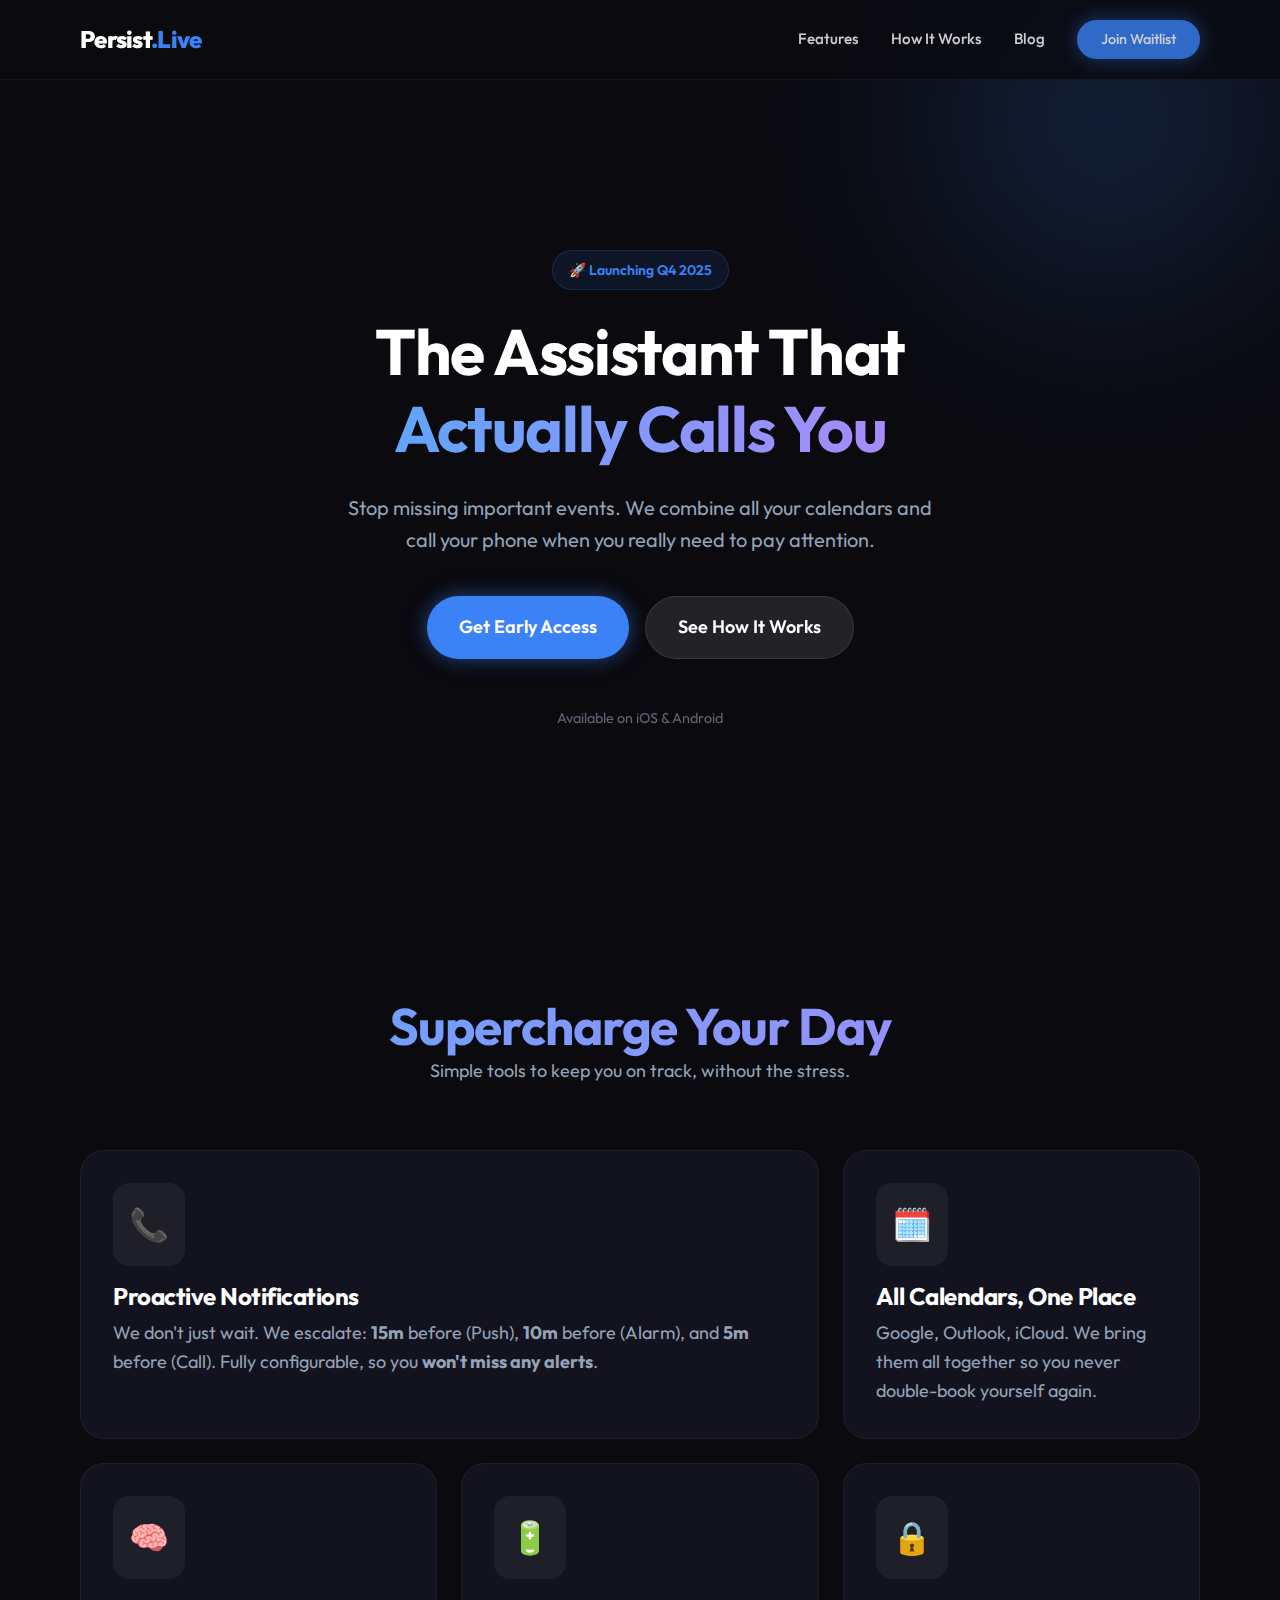
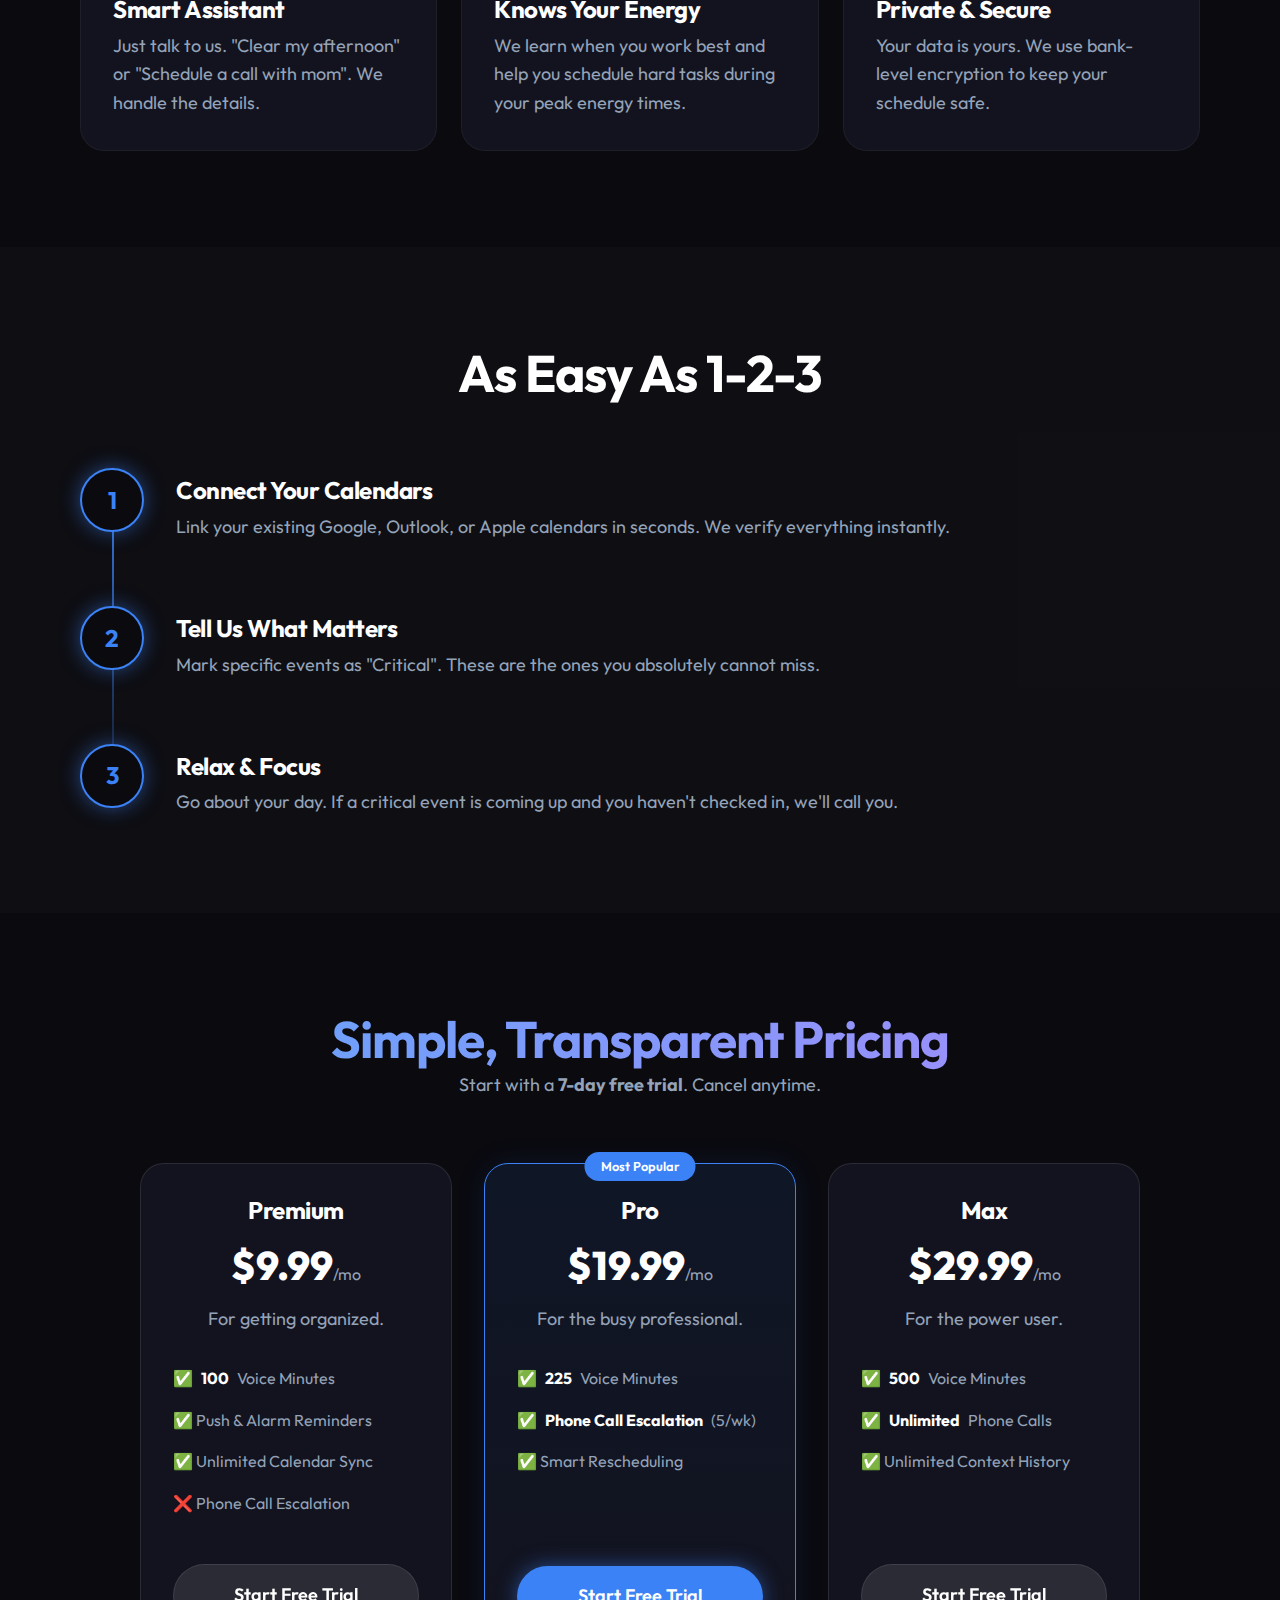
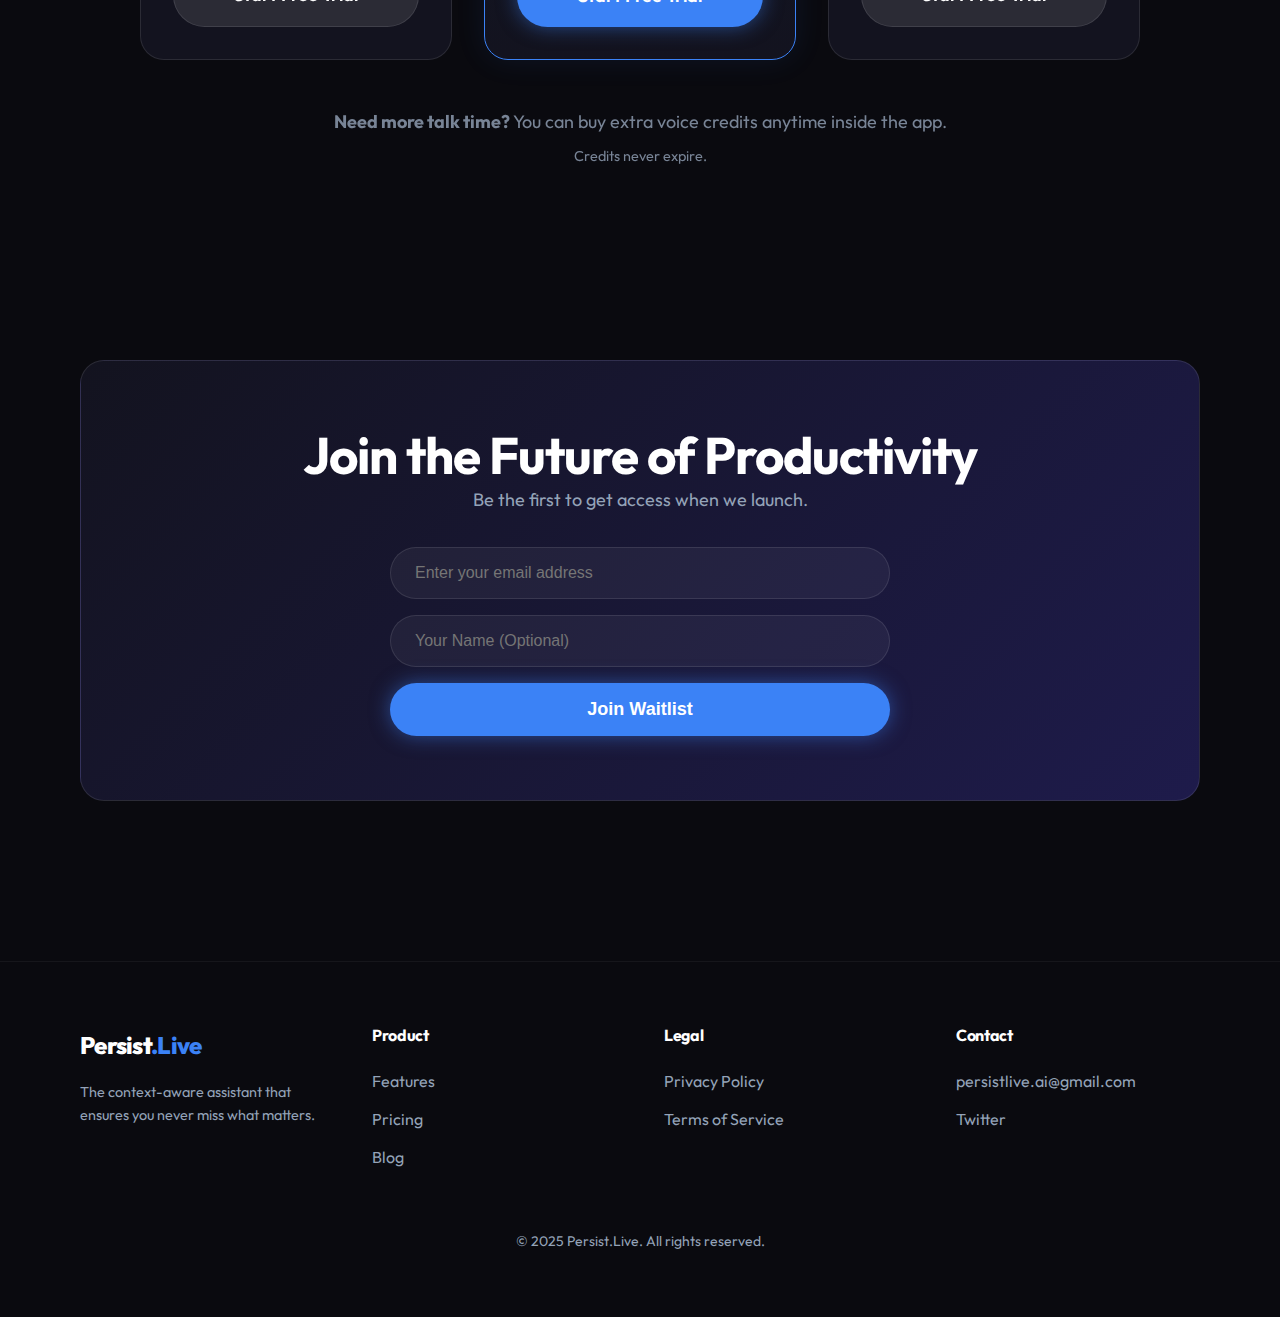
<file: index.html>
<!DOCTYPE html>
<html lang="en">

<head>
    <meta charset="UTF-8">
    <meta name="viewport" content="width=device-width, initial-scale=1.0">
    <title>Persist.Live - The Assistant That Actually Calls You</title>
    <meta name="description"
        content="Never miss what matters again. Persist.Live is the smart assistant that knows your schedule and calls you when it's important.">

    <!-- Fonts -->
    <link rel="preconnect" href="https://fonts.googleapis.com">
    <link rel="preconnect" href="https://fonts.gstatic.com" crossorigin>
    <link
        href="https://fonts.googleapis.com/css2?family=Outfit:wght@300;400;600;800&family=Inter:wght@400;500;600&display=swap"
        rel="stylesheet">

    <!-- Styles -->
    <link rel="stylesheet" href="css/styles.css">

    <!-- Favicon -->
    <link rel="icon"
        href="data:image/svg+xml,<svg xmlns='http://www.w3.org/2000/svg' viewBox='0 0 100 100'><text y='.9em' font-size='90'>🔔</text></svg>">

    <!-- Structured Data -->
    <script type="application/ld+json">
    {
      "@context": "https://schema.org",
      "@type": "SoftwareApplication",
      "name": "Persist.Live",
      "applicationCategory": "ProductivityApplication",
      "operatingSystem": "iOS, Android",
      "offers": {
        "@type": "Offer",
        "price": "0",
        "priceCurrency": "USD"
      },
      "description": "The AI assistant that actually calls you. Context-aware productivity with voice interaction."
    }
    </script>
</head>

<body>

    <!-- Navigation -->
    <nav class="navbar">
        <div class="container nav-container">
            <a href="#" class="logo">Persist<span>.Live</span></a>
            <div class="nav-links">
                <a href="#features">Features</a>
                <a href="#how-it-works">How It Works</a>
                <a href="blog/index.html">Blog</a>
                <a href="#waitlist" class="btn btn-primary" style="padding: 0.5rem 1.5rem; font-size: 0.9rem;">Join
                    Waitlist</a>
            </div>
        </div>
    </nav>

    <!-- Hero Section -->
    <section class="hero">
        <div class="container">
            <div class="hero-content">
                <div class="hero-badge">🚀 Launching Q4 2025</div>
                <h1 class="hero-title">The Assistant That <br><span class="text-gradient">Actually Calls You</span></h1>
                <p class="hero-subtitle">
                    Stop missing important events. We combine all your calendars and call your phone when you really
                    need to pay attention.
                </p>
                <div class="hero-actions">
                    <a href="#waitlist" class="btn btn-primary">Get Early Access</a>
                    <a href="#how-it-works" class="btn btn-secondary">See How It Works</a>
                </div>
                <p style="font-size: 0.9rem; opacity: 0.6;">Available on iOS & Android</p>
            </div>
        </div>
    </section>

    <!-- Features Section -->
    <section id="features" class="section">
        <div class="container">
            <div style="text-align: center; margin-bottom: 4rem;">
                <h2 class="text-gradient">Supercharge Your Day</h2>
                <p>Simple tools to keep you on track, without the stress.</p>
            </div>

            <div class="features-grid">
                <!-- Feature 1 -->
                <div class="feature-card large">
                    <span class="feature-icon">📞</span>
                    <h3>Proactive Notifications</h3>
                    <p>We don't just wait. We escalate: <strong>15m</strong> before (Push), <strong>10m</strong> before
                        (Alarm), and <strong>5m</strong> before (Call). Fully configurable, so you <strong>won't miss
                            any alerts</strong>.</p>
                </div>

                <!-- Feature 2 -->
                <div class="feature-card">
                    <span class="feature-icon">🗓️</span>
                    <h3>All Calendars, One Place</h3>
                    <p>Google, Outlook, iCloud. We bring them all together so you never double-book yourself again.</p>
                </div>

                <!-- Feature 3 -->
                <div class="feature-card">
                    <span class="feature-icon">🧠</span>
                    <h3>Smart Assistant</h3>
                    <p>Just talk to us. "Clear my afternoon" or "Schedule a call with mom". We handle the details.</p>
                </div>

                <!-- Feature 4 -->
                <div class="feature-card">
                    <span class="feature-icon">🔋</span>
                    <h3>Knows Your Energy</h3>
                    <p>We learn when you work best and help you schedule hard tasks during your peak energy times.</p>
                </div>

                <!-- Feature 5 -->
                <div class="feature-card">
                    <span class="feature-icon">🔒</span>
                    <h3>Private & Secure</h3>
                    <p>Your data is yours. We use bank-level encryption to keep your schedule safe.</p>
                </div>
            </div>
        </div>
    </section>

    <!-- How It Works -->
    <section id="how-it-works" class="section" style="background: rgba(255,255,255,0.02);">
        <div class="container">
            <div style="text-align: center; margin-bottom: 4rem;">
                <h2>As Easy As 1-2-3</h2>
            </div>

            <div class="steps">
                <div class="step">
                    <div class="step-number">1</div>
                    <div class="step-content">
                        <h3>Connect Your Calendars</h3>
                        <p>Link your existing Google, Outlook, or Apple calendars in seconds. We verify everything
                            instantly.</p>
                    </div>
                </div>
                <div class="step">
                    <div class="step-number">2</div>
                    <div class="step-content">
                        <h3>Tell Us What Matters</h3>
                        <p>Mark specific events as "Critical". These are the ones you absolutely cannot miss.</p>
                    </div>
                </div>
                <div class="step">
                    <div class="step-number">3</div>
                    <div class="step-content">
                        <h3>Relax & Focus</h3>
                        <p>Go about your day. If a critical event is coming up and you haven't checked in, we'll call
                            you.</p>
                    </div>
                </div>
            </div>
        </div>
    </section>

    <!-- Pricing Section -->
    <section id="pricing" class="section">
        <div class="container">
            <div style="text-align: center; margin-bottom: 4rem;">
                <h2 class="text-gradient">Simple, Transparent Pricing</h2>
                <p>Start with a <strong>7-day free trial</strong>. Cancel anytime.</p>
            </div>

            <div class="pricing-grid">
                <!-- Premium Plan -->
                <div class="pricing-card">
                    <div class="pricing-header">
                        <h3>Premium</h3>
                        <div class="price">$9.99<span>/mo</span></div>
                        <p>For getting organized.</p>
                    </div>
                    <ul class="pricing-features">
                        <li>✅ <strong>100</strong> Voice Minutes</li>
                        <li>✅ Push & Alarm Reminders</li>
                        <li>✅ Unlimited Calendar Sync</li>
                        <li>❌ Phone Call Escalation</li>
                    </ul>
                    <a href="#waitlist" class="btn btn-secondary full-width">Start Free Trial</a>
                </div>

                <!-- Pro Plan (Recommended) -->
                <div class="pricing-card popular">
                    <div class="popular-badge">Most Popular</div>
                    <div class="pricing-header">
                        <h3>Pro</h3>
                        <div class="price">$19.99<span>/mo</span></div>
                        <p>For the busy professional.</p>
                    </div>
                    <ul class="pricing-features">
                        <li>✅ <strong>225</strong> Voice Minutes</li>
                        <li>✅ <strong>Phone Call Escalation</strong> (5/wk)</li>
                        <li>✅ Smart Rescheduling</li>
                    </ul>
                    <a href="#waitlist" class="btn btn-primary full-width">Start Free Trial</a>
                </div>

                <!-- Max Plan -->
                <div class="pricing-card">
                    <div class="pricing-header">
                        <h3>Max</h3>
                        <div class="price">$29.99<span>/mo</span></div>
                        <p>For the power user.</p>
                    </div>
                    <ul class="pricing-features">
                        <li>✅ <strong>500</strong> Voice Minutes</li>
                        <li>✅ <strong>Unlimited</strong> Phone Calls</li>
                        <li>✅ Unlimited Context History</li>
                    </ul>
                    <a href="#waitlist" class="btn btn-secondary full-width">Start Free Trial</a>
                </div>
            </div>

            <div style="text-align: center; margin-top: 3rem; opacity: 0.8;">
                <p><strong>Need more talk time?</strong> You can buy extra voice credits anytime inside the app.</p>
                <p style="font-size: 0.9rem; margin-top: 0.5rem; color: var(--text-muted);">Credits never expire.</p>
            </div>
        </div>
    </section>

    <!-- Waitlist -->
    <section id="waitlist" class="section">
        <div class="container">
            <div class="waitlist-container">
                <h2>Join the Future of Productivity</h2>
                <p>Be the first to get access when we launch.</p>

                <form class="waitlist-form">
                    <div class="input-group">
                        <input type="email" class="input-field" placeholder="Enter your email address" required>
                    </div>
                    <div class="input-group">
                        <input type="text" class="input-field" placeholder="Your Name (Optional)">
                    </div>
                    <button type="submit" class="btn btn-primary" style="width: 100%;">Join Waitlist</button>
                </form>
            </div>
        </div>
    </section>

    <!-- Footer -->
    <footer class="footer">
        <div class="container">
            <div class="footer-content">
                <div class="footer-brand">
                    <a href="#" class="logo">Persist<span>.Live</span></a>
                    <p style="margin-top: 1rem; font-size: 0.9rem;">
                        The context-aware assistant that ensures you never miss what matters.
                    </p>
                </div>

                <div class="footer-links">
                    <h4>Product</h4>
                    <ul>
                        <li><a href="#features">Features</a></li>
                        <li><a href="#pricing">Pricing</a></li>
                        <li><a href="blog/index.html">Blog</a></li>
                    </ul>
                </div>

                <div class="footer-links">
                    <h4>Legal</h4>
                    <ul>
                        <li><a href="privacy.html">Privacy Policy</a></li>
                        <li><a href="terms.html">Terms of Service</a></li>
                    </ul>
                </div>

                <div class="footer-links">
                    <h4>Contact</h4>
                    <ul>
                        <li><a href="mailto:persistlive.ai@gmail.com">persistlive.ai@gmail.com</a></li>
                        <li><a href="#">Twitter</a></li>
                    </ul>
                </div>
            </div>
            <div style="margin-top: 3rem; text-align: center; color: var(--text-muted); font-size: 0.875rem;">
                &copy; 2025 Persist.Live. All rights reserved.
            </div>
        </div>
    </footer>

</body>

</html>
</file>
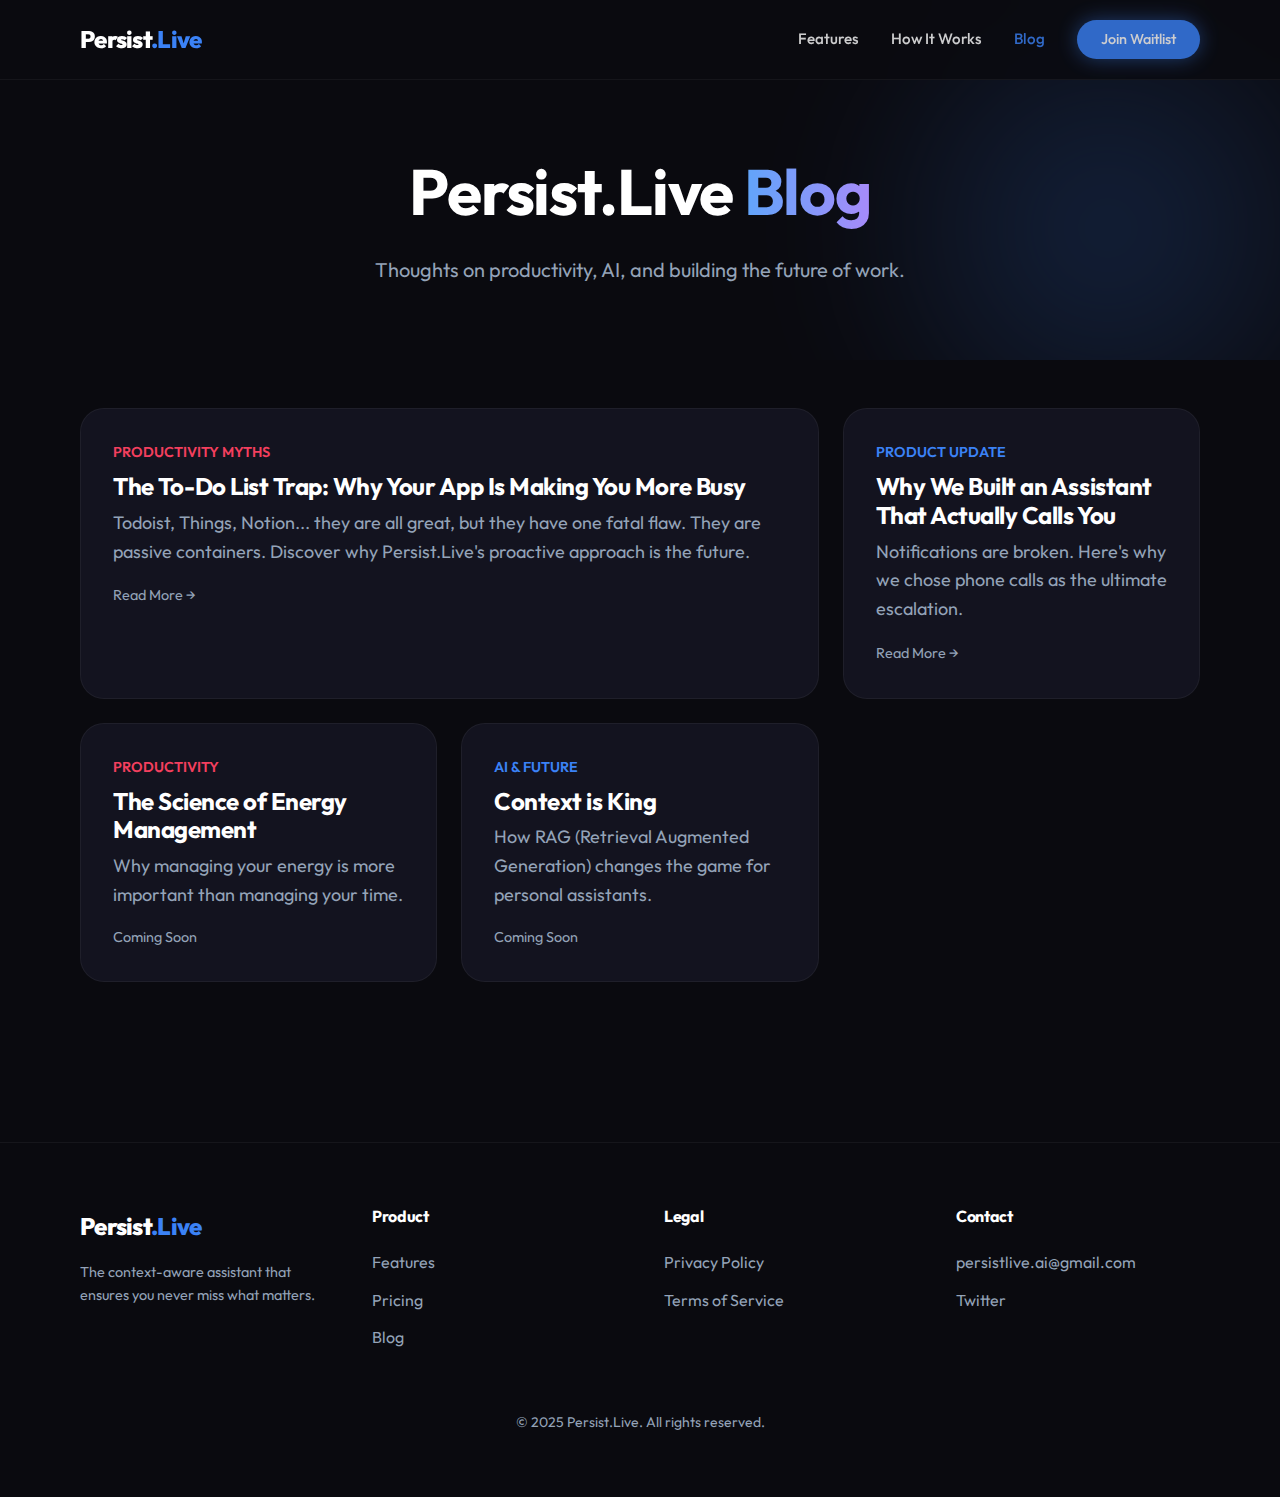
<file: blog/index.html>
<!DOCTYPE html>
<html lang="en">

<head>
    <meta charset="UTF-8">
    <meta name="viewport" content="width=device-width, initial-scale=1.0">
    <title>Persist.Live Blog - Productivity Tips & Updates</title>
    <meta name="description"
        content="Insights on productivity, time management, and the future of AI assistants. Stay updated with Persist.Live.">

    <!-- Fonts -->
    <link rel="preconnect" href="https://fonts.googleapis.com">
    <link rel="preconnect" href="https://fonts.gstatic.com" crossorigin>
    <link
        href="https://fonts.googleapis.com/css2?family=Outfit:wght@300;400;600;800&family=Inter:wght@400;500;600&display=swap"
        rel="stylesheet">

    <!-- Styles -->
    <link rel="stylesheet" href="../css/styles.css">

    <!-- Favicon -->
    <link rel="icon"
        href="data:image/svg+xml,<svg xmlns='http://www.w3.org/2000/svg' viewBox='0 0 100 100'><text y='.9em' font-size='90'>🔔</text></svg>">
</head>

<body>

    <!-- Navigation -->
    <nav class="navbar">
        <div class="container nav-container">
            <a href="../index.html" class="logo">Persist<span>.Live</span></a>
            <div class="nav-links">
                <a href="../index.html#features">Features</a>
                <a href="../index.html#how-it-works">How It Works</a>
                <a href="index.html" class="active" style="color: var(--primary);">Blog</a>
                <a href="../index.html#waitlist" class="btn btn-primary"
                    style="padding: 0.5rem 1.5rem; font-size: 0.9rem;">Join Waitlist</a>
            </div>
        </div>
    </nav>

    <!-- Blog Header -->
    <section class="hero" style="min-height: 40vh; padding-top: 120px;">
        <div class="container">
            <div class="hero-content">
                <h1 class="hero-title">Persist.Live <span class="text-gradient">Blog</span></h1>
                <p class="hero-subtitle">
                    Thoughts on productivity, AI, and building the future of work.
                </p>
            </div>
        </div>
    </section>

    <!-- Blog Grid -->
    <section class="section" style="padding-top: 0;">
        <div class="container">
            <div class="features-grid">
                <!-- Blog Post 1 -->
                <a href="posts/todo-apps-vs-persist.html" class="feature-card large"
                    style="text-decoration: none; cursor: pointer;">
                    <span
                        style="font-size: 0.9rem; color: var(--accent); font-weight: 600; display: block; margin-bottom: 0.5rem;">PRODUCTIVITY
                        MYTHS</span>
                    <h3>The To-Do List Trap: Why Your App Is Making You More Busy</h3>
                    <p style="margin-bottom: 1rem;">Todoist, Things, Notion... they are all great, but they have one
                        fatal flaw. They are passive containers. Discover why Persist.Live's proactive approach is the
                        future.</p>
                    <span style="font-size: 0.9rem; color: var(--text-muted);">Read More &rarr;</span>
                </a>

                <!-- Blog Post 2 -->
                <a href="posts/intro-to-persist.html" class="feature-card"
                    style="text-decoration: none; cursor: pointer;">
                    <span
                        style="font-size: 0.9rem; color: var(--primary); font-weight: 600; display: block; margin-bottom: 0.5rem;">PRODUCT
                        UPDATE</span>
                    <h3>Why We Built an Assistant That Actually Calls You</h3>
                    <p style="margin-bottom: 1rem;">Notifications are broken. Here's why we chose phone calls as the
                        ultimate escalation.</p>
                    <span style="font-size: 0.9rem; color: var(--text-muted);">Read More &rarr;</span>
                </a>

                <!-- Placeholder Post 2 -->
                <div class="feature-card">
                    <span
                        style="font-size: 0.9rem; color: var(--accent); font-weight: 600; display: block; margin-bottom: 0.5rem;">PRODUCTIVITY</span>
                    <h3>The Science of Energy Management</h3>
                    <p>Why managing your energy is more important than managing your time.</p>
                    <span style="font-size: 0.9rem; color: var(--text-muted); margin-top: 1rem; display: block;">Coming
                        Soon</span>
                </div>

                <!-- Placeholder Post 3 -->
                <div class="feature-card">
                    <span
                        style="font-size: 0.9rem; color: var(--primary); font-weight: 600; display: block; margin-bottom: 0.5rem;">AI
                        & FUTURE</span>
                    <h3>Context is King</h3>
                    <p>How RAG (Retrieval Augmented Generation) changes the game for personal assistants.</p>
                    <span style="font-size: 0.9rem; color: var(--text-muted); margin-top: 1rem; display: block;">Coming
                        Soon</span>
                </div>
            </div>
        </div>
    </section>

    <!-- Footer -->
    <footer class="footer">
        <div class="container">
            <div class="footer-content">
                <div class="footer-brand">
                    <a href="../index.html" class="logo">Persist<span>.Live</span></a>
                    <p style="margin-top: 1rem; font-size: 0.9rem;">
                        The context-aware assistant that ensures you never miss what matters.
                    </p>
                </div>

                <div class="footer-links">
                    <h4>Product</h4>
                    <ul>
                        <li><a href="../index.html#features">Features</a></li>
                        <li><a href="../index.html#pricing">Pricing</a></li>
                        <li><a href="index.html">Blog</a></li>
                    </ul>
                </div>

                <div class="footer-links">
                    <h4>Legal</h4>
                    <ul>
                        <li><a href="../privacy.html">Privacy Policy</a></li>
                        <li><a href="../terms.html">Terms of Service</a></li>
                    </ul>
                </div>

                <div class="footer-links">
                    <h4>Contact</h4>
                    <ul>
                        <li><a href="mailto:persistlive.ai@gmail.com">persistlive.ai@gmail.com</a></li>
                        <li><a href="#">Twitter</a></li>
                    </ul>
                </div>
            </div>
            <div style="margin-top: 3rem; text-align: center; color: var(--text-muted); font-size: 0.875rem;">
                &copy; 2025 Persist.Live. All rights reserved.
            </div>
        </div>
    </footer>

</body>

</html>
</file>
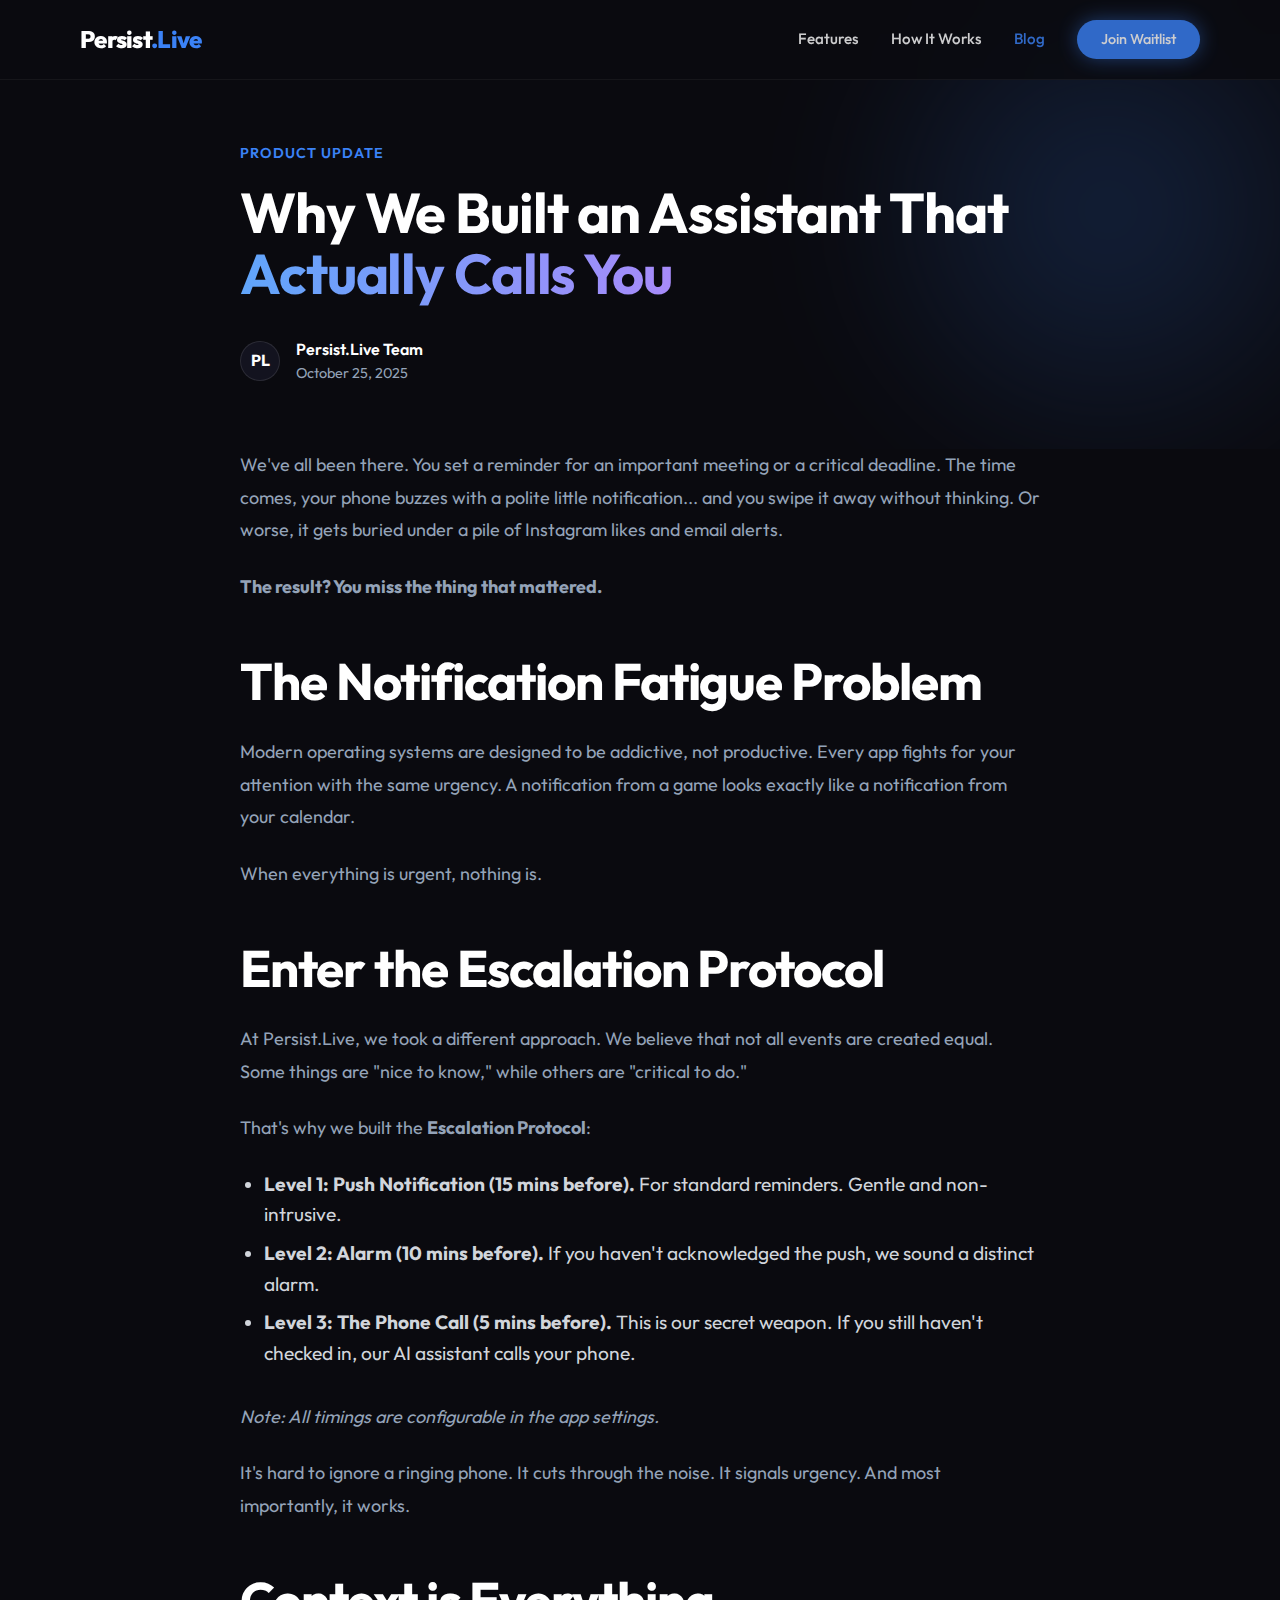
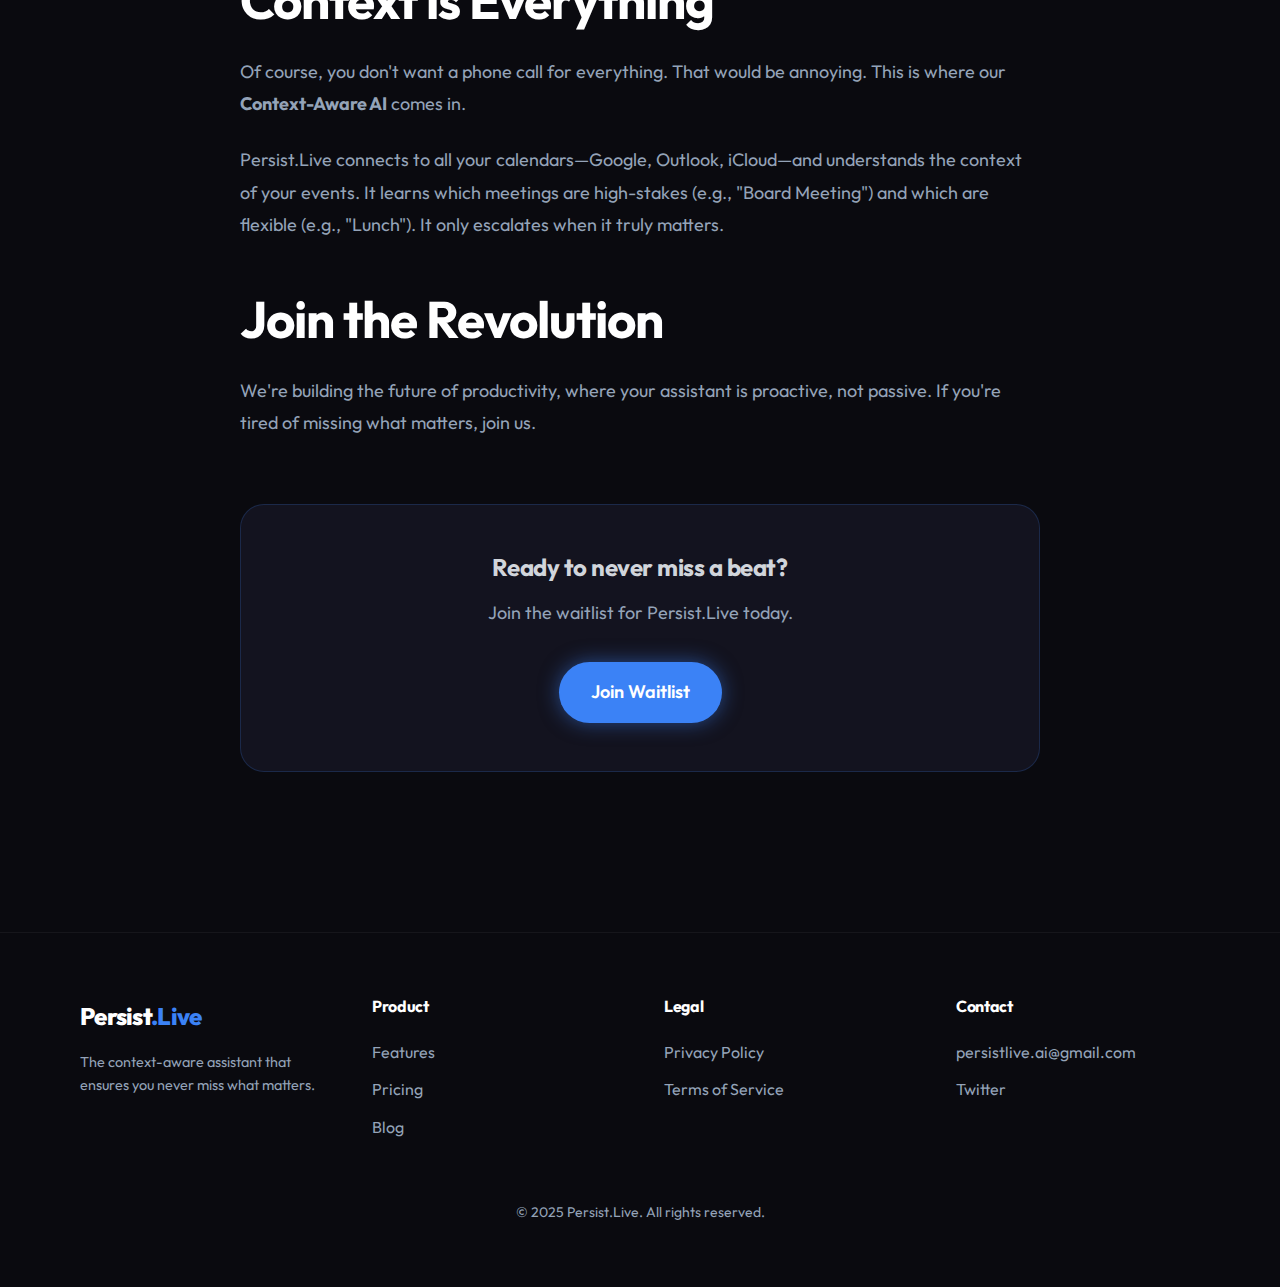
<file: blog/posts/intro-to-persist.html>
<!DOCTYPE html>
<html lang="en">

<head>
    <meta charset="UTF-8">
    <meta name="viewport" content="width=device-width, initial-scale=1.0">
    <title>Why We Built an Assistant That Actually Calls You - Persist.Live</title>
    <meta name="description"
        content="Notifications are easy to ignore. Learn why Persist.Live uses phone calls as the ultimate reminder to ensure you never miss what matters.">

    <!-- Fonts -->
    <link rel="preconnect" href="https://fonts.googleapis.com">
    <link rel="preconnect" href="https://fonts.gstatic.com" crossorigin>
    <link
        href="https://fonts.googleapis.com/css2?family=Outfit:wght@300;400;600;800&family=Inter:wght@400;500;600&display=swap"
        rel="stylesheet">

    <!-- Styles -->
    <link rel="stylesheet" href="../../css/styles.css">

    <!-- Favicon -->
    <link rel="icon"
        href="data:image/svg+xml,<svg xmlns='http://www.w3.org/2000/svg' viewBox='0 0 100 100'><text y='.9em' font-size='90'>🔔</text></svg>">

    <style>
        .blog-content {
            max-width: 800px;
            margin: 0 auto;
            font-size: 1.2rem;
            color: #d1d5db;
        }

        .blog-content h2 {
            color: white;
            margin-top: 3rem;
            margin-bottom: 1.5rem;
        }

        .blog-content p {
            margin-bottom: 1.5rem;
            line-height: 1.8;
        }

        .blog-content ul {
            margin-bottom: 2rem;
            padding-left: 1.5rem;
            list-style-type: disc;
        }

        .blog-content li {
            margin-bottom: 0.5rem;
        }
    </style>
</head>

<body>

    <!-- Navigation -->
    <nav class="navbar">
        <div class="container nav-container">
            <a href="../../index.html" class="logo">Persist<span>.Live</span></a>
            <div class="nav-links">
                <a href="../../index.html#features">Features</a>
                <a href="../../index.html#how-it-works">How It Works</a>
                <a href="../index.html" class="active" style="color: var(--primary);">Blog</a>
                <a href="../../index.html#waitlist" class="btn btn-primary"
                    style="padding: 0.5rem 1.5rem; font-size: 0.9rem;">Join Waitlist</a>
            </div>
        </div>
    </nav>

    <!-- Post Header -->
    <section class="hero" style="min-height: 40vh; padding-top: 140px; padding-bottom: 4rem; align-items: flex-end;">
        <div class="container">
            <div class="hero-content" style="text-align: left; max-width: 800px; margin: 0 auto;">
                <span
                    style="color: var(--primary); font-weight: 600; letter-spacing: 1px; font-size: 0.9rem; text-transform: uppercase;">Product
                    Update</span>
                <h1 class="hero-title"
                    style="font-size: clamp(2.5rem, 5vw, 3.5rem); margin-top: 1rem; line-height: 1.1;">Why We Built an
                    Assistant That <span class="text-gradient">Actually Calls You</span></h1>
                <div style="display: flex; align-items: center; gap: 1rem; margin-top: 2rem;">
                    <div
                        style="width: 40px; height: 40px; background: var(--bg-card); border-radius: 50%; display: flex; align-items: center; justify-content: center; font-weight: bold; border: 1px solid rgba(255,255,255,0.1);">
                        PL</div>
                    <div>
                        <div style="font-weight: 600;">Persist.Live Team</div>
                        <div style="font-size: 0.9rem; color: var(--text-muted);">October 25, 2025</div>
                    </div>
                </div>
            </div>
        </div>
    </section>

    <!-- Post Content -->
    <section class="section" style="padding-top: 0;">
        <div class="container">
            <div class="blog-content">
                <p>We've all been there. You set a reminder for an important meeting or a critical deadline. The time
                    comes, your phone buzzes with a polite little notification... and you swipe it away without
                    thinking. Or worse, it gets buried under a pile of Instagram likes and email alerts.</p>

                <p><strong>The result? You miss the thing that mattered.</strong></p>

                <h2>The Notification Fatigue Problem</h2>
                <p>Modern operating systems are designed to be addictive, not productive. Every app fights for your
                    attention with the same urgency. A notification from a game looks exactly like a notification from
                    your calendar.</p>
                <p>When everything is urgent, nothing is.</p>

                <h2>Enter the Escalation Protocol</h2>
                <p>At Persist.Live, we took a different approach. We believe that not all events are created equal. Some
                    things are "nice to know," while others are "critical to do."</p>
                <p>That's why we built the <strong>Escalation Protocol</strong>:</p>

                <ul>
                    <li><strong>Level 1: Push Notification (15 mins before).</strong> For standard reminders. Gentle and
                        non-intrusive.</li>
                    <li><strong>Level 2: Alarm (10 mins before).</strong> If you haven't acknowledged the push, we sound
                        a distinct alarm.</li>
                    <li><strong>Level 3: The Phone Call (5 mins before).</strong> This is our secret weapon. If you
                        still haven't checked in, our AI assistant calls your phone.</li>
                </ul>
                <p><em>Note: All timings are configurable in the app settings.</em></p>

                <p>It's hard to ignore a ringing phone. It cuts through the noise. It signals urgency. And most
                    importantly, it works.</p>

                <h2>Context is Everything</h2>
                <p>Of course, you don't want a phone call for everything. That would be annoying. This is where our
                    <strong>Context-Aware AI</strong> comes in.
                </p>
                <p>Persist.Live connects to all your calendars—Google, Outlook, iCloud—and understands the context of
                    your events. It learns which meetings are high-stakes (e.g., "Board Meeting") and which are flexible
                    (e.g., "Lunch"). It only escalates when it truly matters.</p>

                <h2>Join the Revolution</h2>
                <p>We're building the future of productivity, where your assistant is proactive, not passive. If you're
                    tired of missing what matters, join us.</p>

                <div
                    style="margin-top: 4rem; padding: 3rem; background: var(--bg-card); border-radius: var(--radius-lg); text-align: center; border: 1px solid rgba(59, 130, 246, 0.2);">
                    <h3 style="margin-bottom: 1rem;">Ready to never miss a beat?</h3>
                    <p style="margin-bottom: 2rem;">Join the waitlist for Persist.Live today.</p>
                    <a href="../../index.html#waitlist" class="btn btn-primary">Join Waitlist</a>
                </div>
            </div>
        </div>
    </section>

    <!-- Footer -->
    <footer class="footer">
        <div class="container">
            <div class="footer-content">
                <div class="footer-brand">
                    <a href="../../index.html" class="logo">Persist<span>.Live</span></a>
                    <p style="margin-top: 1rem; font-size: 0.9rem;">
                        The context-aware assistant that ensures you never miss what matters.
                    </p>
                </div>

                <div class="footer-links">
                    <h4>Product</h4>
                    <ul>
                        <li><a href="../../index.html#features">Features</a></li>
                        <li><a href="../../index.html#pricing">Pricing</a></li>
                        <li><a href="../index.html">Blog</a></li>
                    </ul>
                </div>

                <div class="footer-links">
                    <h4>Legal</h4>
                    <ul>
                        <li><a href="../../privacy.html">Privacy Policy</a></li>
                        <li><a href="../../terms.html">Terms of Service</a></li>
                    </ul>
                </div>

                <div class="footer-links">
                    <h4>Contact</h4>
                    <ul>
                        <li><a href="mailto:persistlive.ai@gmail.com">persistlive.ai@gmail.com</a></li>
                        <li><a href="#">Twitter</a></li>
                    </ul>
                </div>
            </div>
            <div style="margin-top: 3rem; text-align: center; color: var(--text-muted); font-size: 0.875rem;">
                &copy; 2025 Persist.Live. All rights reserved.
            </div>
        </div>
    </footer>

</body>

</html>
</file>
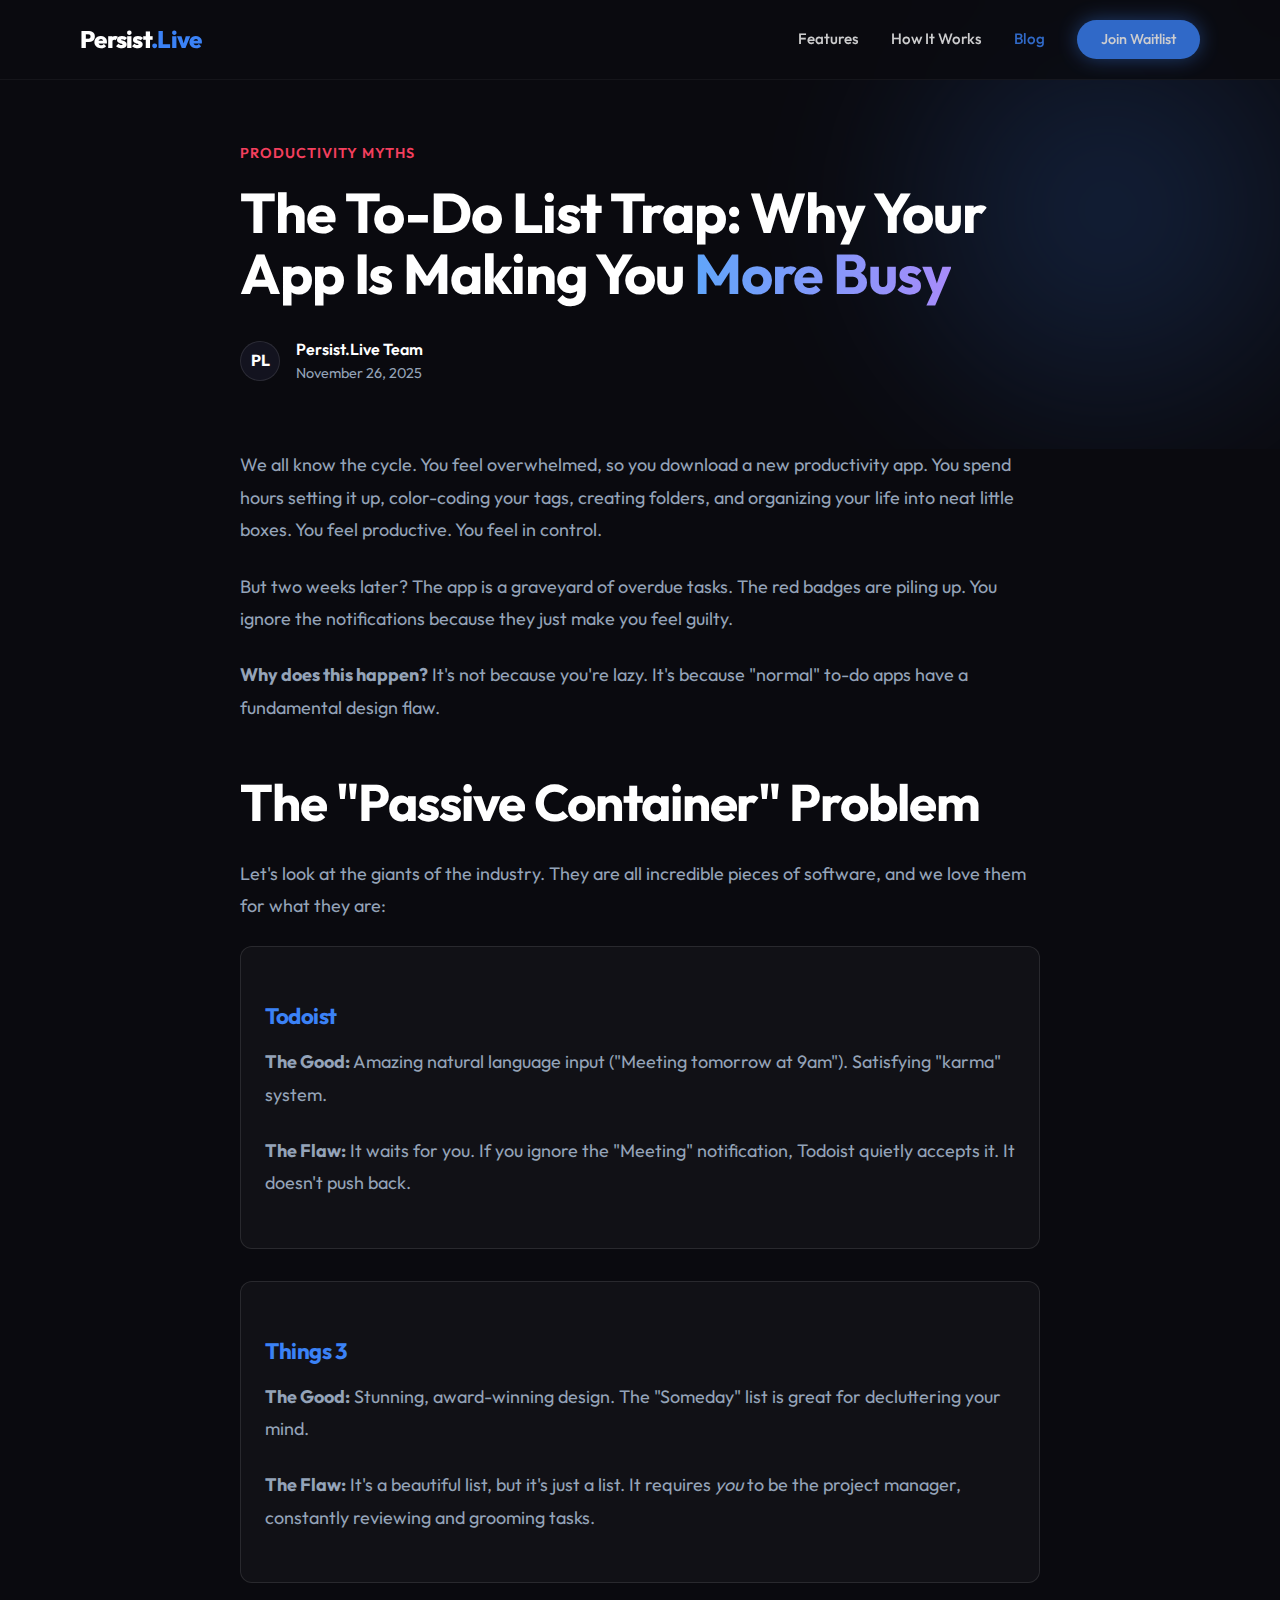
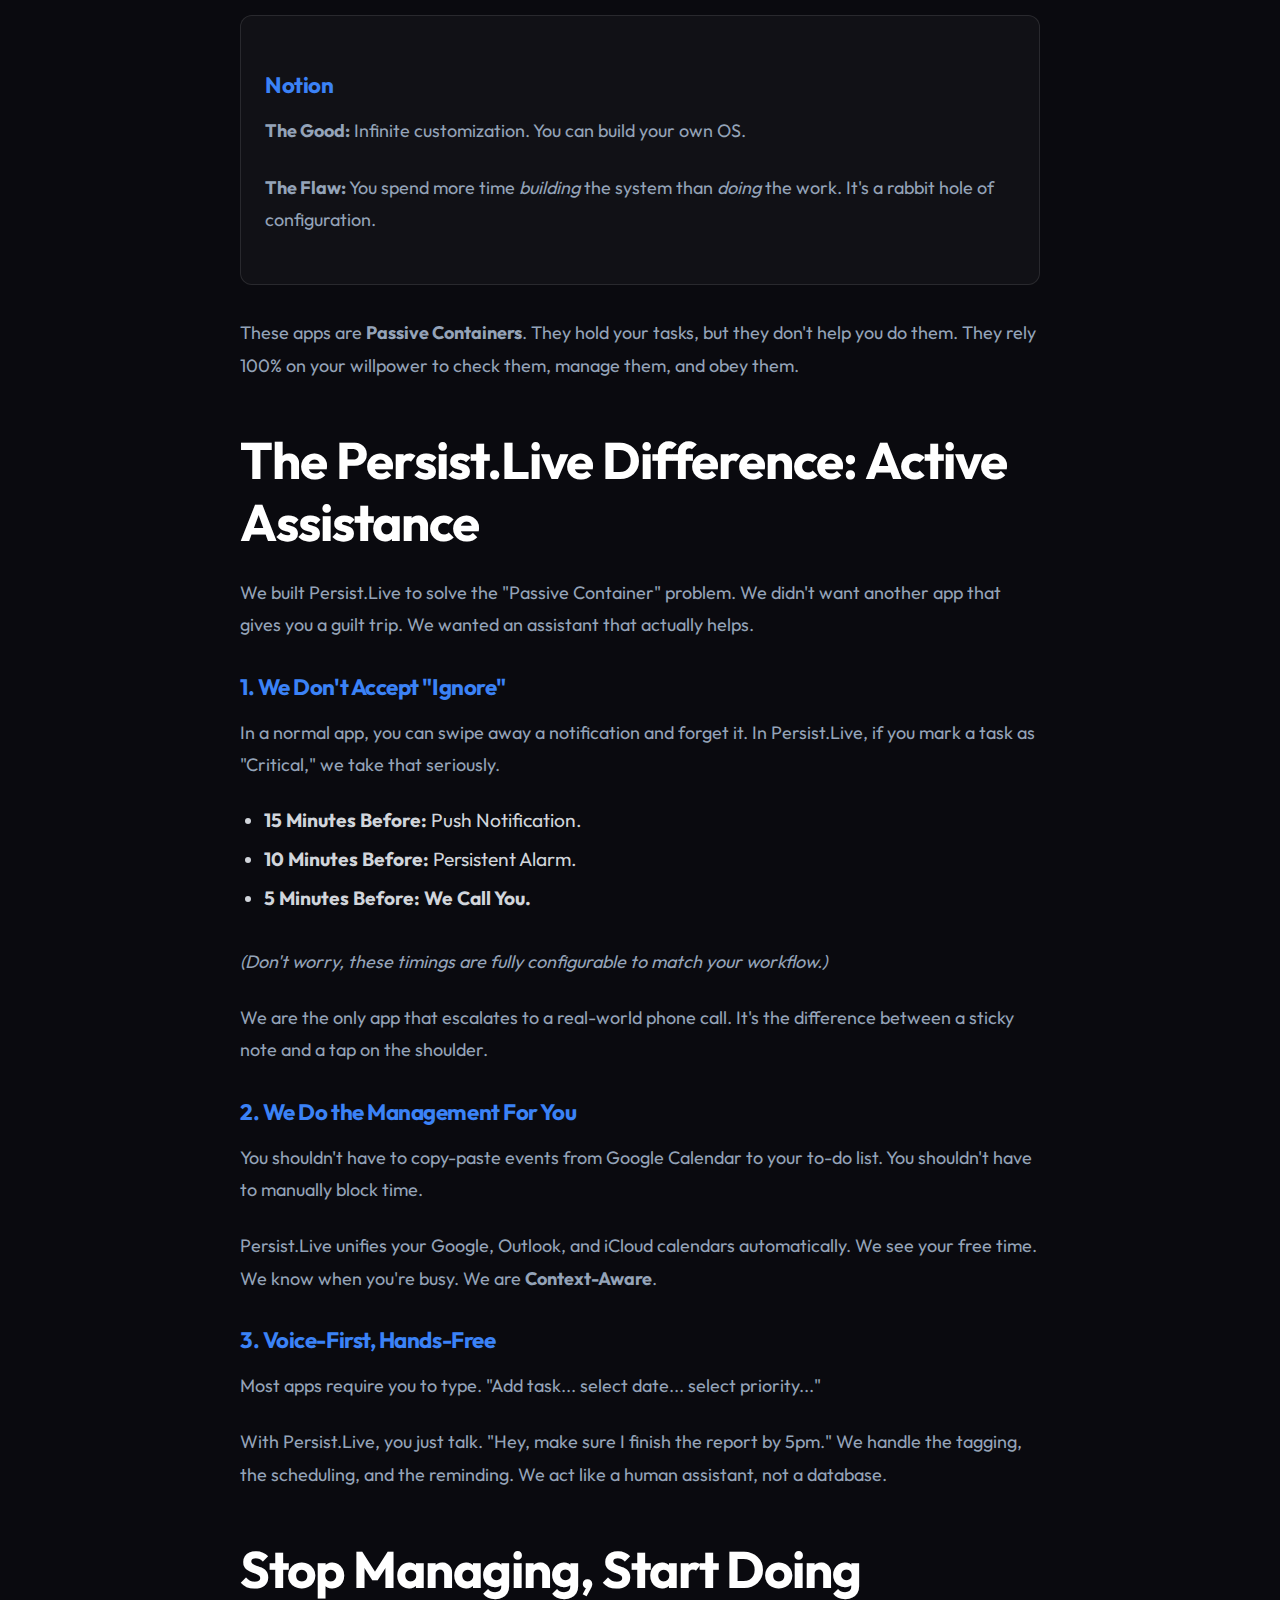
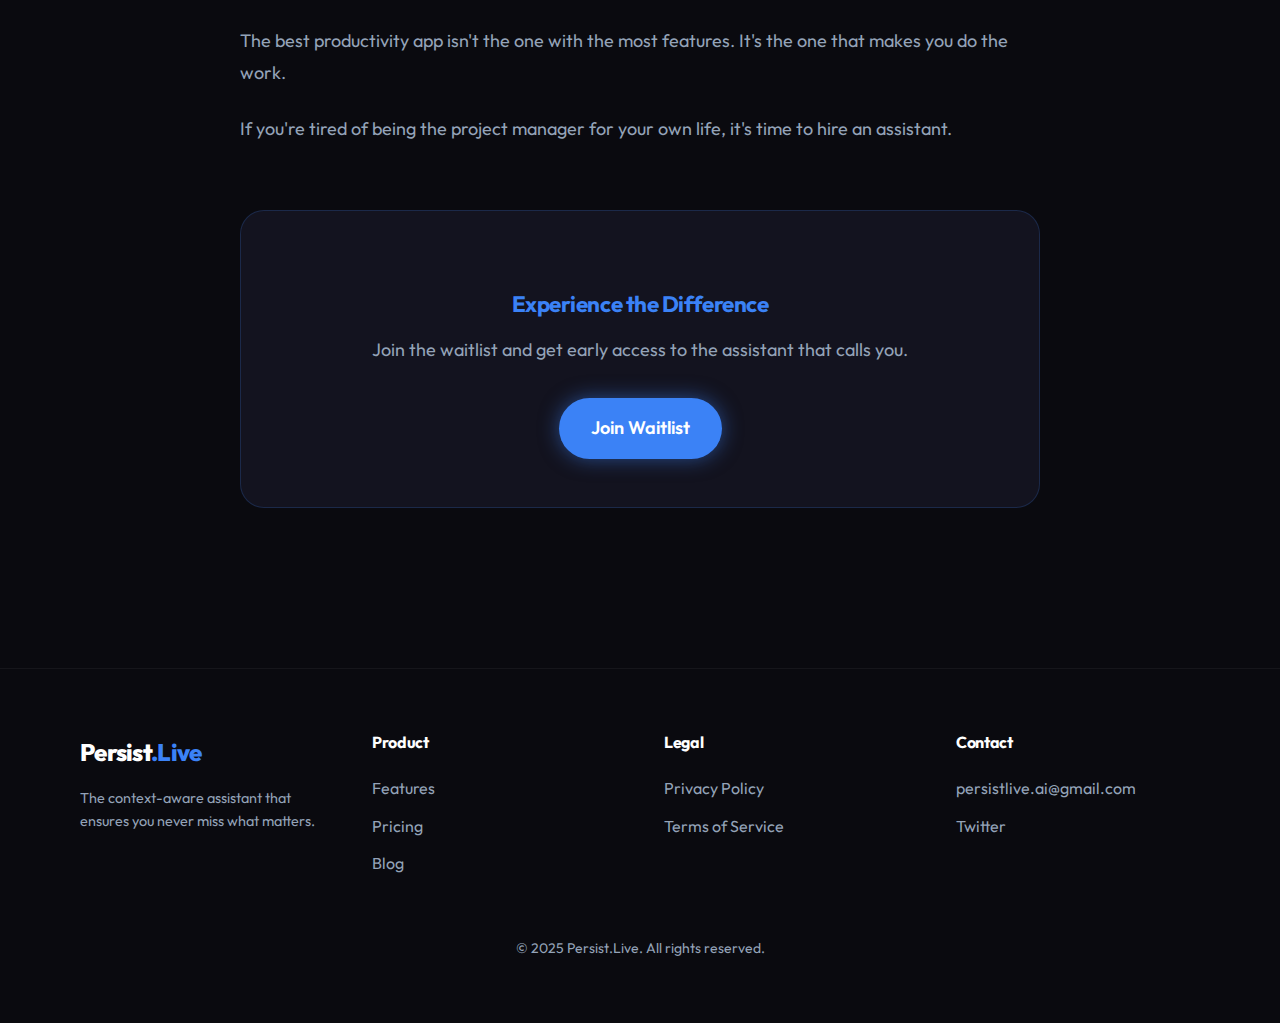
<file: blog/posts/todo-apps-vs-persist.html>
<!DOCTYPE html>
<html lang="en">

<head>
    <meta charset="UTF-8">
    <meta name="viewport" content="width=device-width, initial-scale=1.0">
    <title>The To-Do List Trap: Why Your App Is Making You More Busy - Persist.Live</title>
    <meta name="description"
        content="Todoist, Things, Notion... they all have one fatal flaw. They are passive. Discover why Persist.Live's proactive approach is the future of productivity.">

    <!-- Fonts -->
    <link rel="preconnect" href="https://fonts.googleapis.com">
    <link rel="preconnect" href="https://fonts.gstatic.com" crossorigin>
    <link
        href="https://fonts.googleapis.com/css2?family=Outfit:wght@300;400;600;800&family=Inter:wght@400;500;600&display=swap"
        rel="stylesheet">

    <!-- Styles -->
    <link rel="stylesheet" href="../../css/styles.css">

    <!-- Favicon -->
    <link rel="icon"
        href="data:image/svg+xml,<svg xmlns='http://www.w3.org/2000/svg' viewBox='0 0 100 100'><text y='.9em' font-size='90'>🔔</text></svg>">

    <style>
        .blog-content {
            max-width: 800px;
            margin: 0 auto;
            font-size: 1.2rem;
            color: #d1d5db;
        }

        .blog-content h2 {
            color: white;
            margin-top: 3rem;
            margin-bottom: 1.5rem;
        }

        .blog-content h3 {
            color: var(--primary);
            margin-top: 2rem;
            margin-bottom: 1rem;
            font-size: 1.4rem;
        }

        .blog-content p {
            margin-bottom: 1.5rem;
            line-height: 1.8;
        }

        .blog-content ul {
            margin-bottom: 2rem;
            padding-left: 1.5rem;
            list-style-type: disc;
        }

        .blog-content li {
            margin-bottom: 0.5rem;
        }

        .app-comparison {
            background: rgba(255, 255, 255, 0.03);
            border: 1px solid rgba(255, 255, 255, 0.1);
            border-radius: 12px;
            padding: 1.5rem;
            margin-bottom: 2rem;
        }
    </style>
</head>

<body>

    <!-- Navigation -->
    <nav class="navbar">
        <div class="container nav-container">
            <a href="../../index.html" class="logo">Persist<span>.Live</span></a>
            <div class="nav-links">
                <a href="../../index.html#features">Features</a>
                <a href="../../index.html#how-it-works">How It Works</a>
                <a href="../index.html" class="active" style="color: var(--primary);">Blog</a>
                <a href="../../index.html#waitlist" class="btn btn-primary"
                    style="padding: 0.5rem 1.5rem; font-size: 0.9rem;">Join Waitlist</a>
            </div>
        </div>
    </nav>

    <!-- Post Header -->
    <section class="hero" style="min-height: 40vh; padding-top: 140px; padding-bottom: 4rem; align-items: flex-end;">
        <div class="container">
            <div class="hero-content" style="text-align: left; max-width: 800px; margin: 0 auto;">
                <span
                    style="color: var(--accent); font-weight: 600; letter-spacing: 1px; font-size: 0.9rem; text-transform: uppercase;">Productivity
                    Myths</span>
                <h1 class="hero-title"
                    style="font-size: clamp(2.5rem, 5vw, 3.5rem); margin-top: 1rem; line-height: 1.1;">The To-Do List
                    Trap: Why Your App Is
                    Making You <span class="text-gradient">More Busy</span></h1>
                <div style="display: flex; align-items: center; gap: 1rem; margin-top: 2rem;">
                    <div
                        style="width: 40px; height: 40px; background: var(--bg-card); border-radius: 50%; display: flex; align-items: center; justify-content: center; font-weight: bold; border: 1px solid rgba(255,255,255,0.1);">
                        PL</div>
                    <div>
                        <div style="font-weight: 600;">Persist.Live Team</div>
                        <div style="font-size: 0.9rem; color: var(--text-muted);">November 26, 2025</div>
                    </div>
                </div>
            </div>
        </div>
    </section>

    <!-- Post Content -->
    <section class="section" style="padding-top: 0;">
        <div class="container">
            <div class="blog-content">
                <p>We all know the cycle. You feel overwhelmed, so you download a new productivity app. You spend hours
                    setting it up, color-coding your tags, creating folders, and organizing your life into neat little
                    boxes. You feel productive. You feel in control.</p>

                <p>But two weeks later? The app is a graveyard of overdue tasks. The red badges are piling up. You
                    ignore the notifications because they just make you feel guilty.</p>

                <p><strong>Why does this happen?</strong> It's not because you're lazy. It's because "normal" to-do apps
                    have a fundamental design flaw.</p>

                <h2>The "Passive Container" Problem</h2>
                <p>Let's look at the giants of the industry. They are all incredible pieces of software, and we love
                    them for what they are:</p>

                <div class="app-comparison">
                    <h3>Todoist</h3>
                    <p><strong>The Good:</strong> Amazing natural language input ("Meeting tomorrow at 9am"). Satisfying
                        "karma" system.</p>
                    <p><strong>The Flaw:</strong> It waits for you. If you ignore the "Meeting" notification, Todoist
                        quietly accepts it. It doesn't push back.</p>
                </div>

                <div class="app-comparison">
                    <h3>Things 3</h3>
                    <p><strong>The Good:</strong> Stunning, award-winning design. The "Someday" list is great for
                        decluttering your mind.</p>
                    <p><strong>The Flaw:</strong> It's a beautiful list, but it's just a list. It requires <em>you</em>
                        to be the project manager, constantly reviewing and grooming tasks.</p>
                </div>

                <div class="app-comparison">
                    <h3>Notion</h3>
                    <p><strong>The Good:</strong> Infinite customization. You can build your own OS.</p>
                    <p><strong>The Flaw:</strong> You spend more time <em>building</em> the system than <em>doing</em>
                        the work. It's a rabbit hole of configuration.</p>
                </div>

                <p>These apps are <strong>Passive Containers</strong>. They hold your tasks, but they don't help you do
                    them. They rely 100% on your willpower to check them, manage them, and obey them.</p>

                <h2>The Persist.Live Difference: Active Assistance</h2>
                <p>We built Persist.Live to solve the "Passive Container" problem. We didn't want another app that gives
                    you a guilt trip. We wanted an assistant that actually helps.</p>

                <h3>1. We Don't Accept "Ignore"</h3>
                <p>In a normal app, you can swipe away a notification and forget it. In Persist.Live, if you mark a task
                    as "Critical," we take that seriously.</p>
                <ul>
                    <li><strong>15 Minutes Before:</strong> Push Notification.</li>
                    <li><strong>10 Minutes Before:</strong> Persistent Alarm.</li>
                    <li><strong>5 Minutes Before:</strong> <strong>We Call You.</strong></li>
                </ul>
                <p><em>(Don't worry, these timings are fully configurable to match your workflow.)</em></p>
                <p>We are the only app that escalates to a real-world phone call. It's the difference between a sticky
                    note and a tap on the shoulder.</p>

                <h3>2. We Do the Management For You</h3>
                <p>You shouldn't have to copy-paste events from Google Calendar to your to-do list. You shouldn't have
                    to manually block time.</p>
                <p>Persist.Live unifies your Google, Outlook, and iCloud calendars automatically. We see your free time.
                    We know when you're busy. We are <strong>Context-Aware</strong>.</p>

                <h3>3. Voice-First, Hands-Free</h3>
                <p>Most apps require you to type. "Add task... select date... select priority..."</p>
                <p>With Persist.Live, you just talk. "Hey, make sure I finish the report by 5pm." We handle the tagging,
                    the scheduling, and the reminding. We act like a human assistant, not a database.</p>

                <h2>Stop Managing, Start Doing</h2>
                <p>The best productivity app isn't the one with the most features. It's the one that makes you do the
                    work.</p>
                <p>If you're tired of being the project manager for your own life, it's time to hire an assistant.</p>

                <div
                    style="margin-top: 4rem; padding: 3rem; background: var(--bg-card); border-radius: var(--radius-lg); text-align: center; border: 1px solid rgba(59, 130, 246, 0.2);">
                    <h3 style="margin-bottom: 1rem;">Experience the Difference</h3>
                    <p style="margin-bottom: 2rem;">Join the waitlist and get early access to the assistant that calls
                        you.</p>
                    <a href="../../index.html#waitlist" class="btn btn-primary">Join Waitlist</a>
                </div>
            </div>
        </div>
    </section>

    <!-- Footer -->
    <footer class="footer">
        <div class="container">
            <div class="footer-content">
                <div class="footer-brand">
                    <a href="../../index.html" class="logo">Persist<span>.Live</span></a>
                    <p style="margin-top: 1rem; font-size: 0.9rem;">
                        The context-aware assistant that ensures you never miss what matters.
                    </p>
                </div>

                <div class="footer-links">
                    <h4>Product</h4>
                    <ul>
                        <li><a href="../../index.html#features">Features</a></li>
                        <li><a href="../../index.html#pricing">Pricing</a></li>
                        <li><a href="../index.html">Blog</a></li>
                    </ul>
                </div>

                <div class="footer-links">
                    <h4>Legal</h4>
                    <ul>
                        <li><a href="../../privacy.html">Privacy Policy</a></li>
                        <li><a href="../../terms.html">Terms of Service</a></li>
                    </ul>
                </div>

                <div class="footer-links">
                    <h4>Contact</h4>
                    <ul>
                        <li><a href="mailto:persistlive.ai@gmail.com">persistlive.ai@gmail.com</a></li>
                        <li><a href="#">Twitter</a></li>
                    </ul>
                </div>
            </div>
            <div style="margin-top: 3rem; text-align: center; color: var(--text-muted); font-size: 0.875rem;">
                &copy; 2025 Persist.Live. All rights reserved.
            </div>
        </div>
    </footer>

</body>

</html>
</file>
<file: css/styles.css>
/* 
   Persist.Live - Premium Design System 
   Theme: Deep Space & Electric Intelligence
*/

:root {
    /* Color Palette */
    --bg-dark: #0a0a0f;
    --bg-card: #13131f;
    --bg-card-hover: #1c1c2e;

    --primary: #3b82f6;
    /* Electric Blue */
    --primary-glow: rgba(59, 130, 246, 0.5);

    --accent: #f43f5e;
    /* Energetic Coral */
    --accent-glow: rgba(244, 63, 94, 0.5);

    --text-main: #ffffff;
    --text-muted: #94a3b8;

    --gradient-hero: linear-gradient(135deg, #0f172a 0%, #1e1b4b 100%);
    --gradient-text: linear-gradient(to right, #60a5fa, #a78bfa);

    /* Spacing & Layout */
    --container-width: 1200px;
    --header-height: 80px;
    --radius-lg: 24px;
    --radius-md: 16px;

    /* Transitions */
    --transition-fast: 0.2s ease;
    --transition-smooth: 0.4s cubic-bezier(0.4, 0, 0.2, 1);
}

/* Reset & Base */
* {
    margin: 0;
    padding: 0;
    box-sizing: border-box;
}

html {
    scroll-behavior: smooth;
}

body {
    font-family: 'Outfit', 'Inter', sans-serif;
    background-color: var(--bg-dark);
    color: var(--text-main);
    line-height: 1.6;
    overflow-x: hidden;
}

a {
    text-decoration: none;
    color: inherit;
    transition: var(--transition-fast);
}

ul {
    list-style: none;
}

img {
    max-width: 100%;
    display: block;
}

/* Typography */
h1,
h2,
h3,
h4 {
    font-weight: 700;
    line-height: 1.2;
    letter-spacing: -0.02em;
}

h1 {
    font-size: clamp(3rem, 5vw, 5rem);
}

h2 {
    font-size: clamp(2rem, 4vw, 3.5rem);
}

h3 {
    font-size: 1.5rem;
    margin-bottom: 0.5rem;
}

p {
    color: var(--text-muted);
    font-size: 1.125rem;
}

.text-gradient {
    background: var(--gradient-text);
    -webkit-background-clip: text;
    -webkit-text-fill-color: transparent;
    background-clip: text;
}

/* Layout Utilities */
.container {
    width: 90%;
    max-width: var(--container-width);
    margin: 0 auto;
    padding: 0 1rem;
}

.section {
    padding: 6rem 0;
}

.grid {
    display: grid;
    gap: 2rem;
}

/* Components */
.btn {
    display: inline-flex;
    align-items: center;
    justify-content: center;
    padding: 1rem 2rem;
    border-radius: 50px;
    font-weight: 600;
    font-size: 1.125rem;
    cursor: pointer;
    transition: var(--transition-smooth);
    border: none;
}

.btn-primary {
    background: var(--primary);
    color: white;
    box-shadow: 0 0 20px var(--primary-glow);
}

.btn-primary:hover {
    transform: translateY(-2px);
    box-shadow: 0 0 30px var(--primary-glow);
}

.btn-secondary {
    background: rgba(255, 255, 255, 0.1);
    backdrop-filter: blur(10px);
    border: 1px solid rgba(255, 255, 255, 0.1);
}

.btn-secondary:hover {
    background: rgba(255, 255, 255, 0.2);
}

/* Navbar */
.navbar {
    position: fixed;
    top: 0;
    left: 0;
    width: 100%;
    height: var(--header-height);
    z-index: 1000;
    background: rgba(10, 10, 15, 0.8);
    backdrop-filter: blur(20px);
    border-bottom: 1px solid rgba(255, 255, 255, 0.05);
}

.nav-container {
    height: 100%;
    display: flex;
    align-items: center;
    justify-content: space-between;
}

.logo {
    font-size: 1.5rem;
    font-weight: 800;
    letter-spacing: -0.03em;
}

.logo span {
    color: var(--primary);
}

.nav-links {
    display: flex;
    gap: 2rem;
    align-items: center;
}

.nav-links a {
    font-weight: 500;
    font-size: 0.95rem;
    opacity: 0.8;
}

.nav-links a:hover {
    opacity: 1;
    color: var(--primary);
}

/* Hero Section */
.hero {
    min-height: 100vh;
    display: flex;
    align-items: center;
    position: relative;
    padding-top: var(--header-height);
    overflow: hidden;
}

.hero::before {
    content: '';
    position: absolute;
    top: -20%;
    right: -10%;
    width: 600px;
    height: 600px;
    background: radial-gradient(circle, var(--primary-glow) 0%, transparent 70%);
    opacity: 0.4;
    filter: blur(60px);
    z-index: -1;
}

.hero-content {
    max-width: 800px;
    text-align: center;
    margin: 0 auto;
}

.hero-badge {
    display: inline-block;
    padding: 0.5rem 1rem;
    background: rgba(59, 130, 246, 0.1);
    border: 1px solid rgba(59, 130, 246, 0.2);
    border-radius: 50px;
    color: var(--primary);
    font-size: 0.875rem;
    font-weight: 600;
    margin-bottom: 1.5rem;
}

.hero-title {
    margin-bottom: 1.5rem;
}

.hero-subtitle {
    font-size: 1.25rem;
    margin-bottom: 2.5rem;
    max-width: 600px;
    margin-left: auto;
    margin-right: auto;
}

.hero-actions {
    display: flex;
    gap: 1rem;
    justify-content: center;
    margin-bottom: 3rem;
}

/* Features Grid (Bento) */
.features-grid {
    display: grid;
    grid-template-columns: repeat(auto-fit, minmax(300px, 1fr));
    gap: 1.5rem;
    margin-top: 3rem;
}

.feature-card {
    background: var(--bg-card);
    border: 1px solid rgba(255, 255, 255, 0.05);
    border-radius: var(--radius-lg);
    padding: 2rem;
    transition: var(--transition-smooth);
    position: relative;
    overflow: hidden;
}

.feature-card:hover {
    transform: translateY(-5px);
    background: var(--bg-card-hover);
    border-color: rgba(255, 255, 255, 0.1);
}

.feature-card.large {
    grid-column: span 2;
}

.feature-icon {
    font-size: 2rem;
    margin-bottom: 1rem;
    display: inline-block;
    padding: 1rem;
    background: rgba(255, 255, 255, 0.05);
    border-radius: var(--radius-md);
}

/* How It Works */
.steps {
    display: flex;
    flex-direction: column;
    gap: 4rem;
    margin-top: 4rem;
    position: relative;
}

.steps::before {
    content: '';
    position: absolute;
    left: 2rem;
    top: 0;
    bottom: 0;
    width: 2px;
    background: linear-gradient(to bottom, var(--primary), transparent);
    z-index: 0;
}

.step {
    display: flex;
    gap: 2rem;
    position: relative;
    z-index: 1;
}

.step-number {
    width: 4rem;
    height: 4rem;
    background: var(--bg-dark);
    border: 2px solid var(--primary);
    border-radius: 50%;
    display: flex;
    align-items: center;
    justify-content: center;
    font-size: 1.5rem;
    font-weight: 700;
    color: var(--primary);
    flex-shrink: 0;
    box-shadow: 0 0 20px var(--primary-glow);
}

.step-content {
    padding-top: 0.5rem;
}

/* Waitlist Form */
.waitlist-container {
    background: linear-gradient(135deg, var(--bg-card) 0%, #1e1b4b 100%);
    padding: 4rem 2rem;
    border-radius: var(--radius-lg);
    text-align: center;
    border: 1px solid rgba(255, 255, 255, 0.1);
}

.waitlist-form {
    max-width: 500px;
    margin: 2rem auto 0;
    display: flex;
    flex-direction: column;
    gap: 1rem;
}

.input-group {
    position: relative;
}

.input-field {
    width: 100%;
    padding: 1rem 1.5rem;
    background: rgba(255, 255, 255, 0.05);
    border: 1px solid rgba(255, 255, 255, 0.1);
    border-radius: 50px;
    color: white;
    font-size: 1rem;
    transition: var(--transition-fast);
}

.input-field:focus {
    outline: none;
    border-color: var(--primary);
    background: rgba(255, 255, 255, 0.1);
}

/* Footer */
.footer {
    border-top: 1px solid rgba(255, 255, 255, 0.05);
    padding: 4rem 0;
    margin-top: 4rem;
}

.footer-content {
    display: grid;
    grid-template-columns: repeat(auto-fit, minmax(200px, 1fr));
    gap: 3rem;
}

.footer-links h4 {
    margin-bottom: 1.5rem;
    color: white;
}

.footer-links li {
    margin-bottom: 0.75rem;
}

.footer-links a {
    color: var(--text-muted);
}

.footer-links a:hover {
    color: var(--primary);
}

/* Mobile Responsive */
@media (max-width: 768px) {
    h1 {
        font-size: 2.5rem;
    }

    .feature-card.large {
        grid-column: span 1;
    }

    .nav-links {
        display: none;
        /* Simple hide for now, can add mobile menu later */
    }

    .steps::before {
        left: 1.5rem;
    }

    .step-number {
        width: 3rem;
        height: 3rem;
        font-size: 1.25rem;
    }
}

/* Pricing */
.pricing-grid {
    display: grid;
    grid-template-columns: repeat(auto-fit, minmax(300px, 1fr));
    gap: 2rem;
    max-width: 1000px;
    margin: 0 auto;
}

.pricing-card {
    background: var(--bg-card);
    border: 1px solid rgba(255, 255, 255, 0.1);
    border-radius: var(--radius-lg);
    padding: 2rem;
    position: relative;
    transition: transform 0.3s ease, border-color 0.3s ease;
    display: flex;
    flex-direction: column;
}

.pricing-card:hover {
    transform: translateY(-5px);
    border-color: var(--primary);
}

.pricing-card.popular {
    border-color: var(--primary);
    background: linear-gradient(180deg, rgba(59, 130, 246, 0.1) 0%, var(--bg-card) 100%);
    box-shadow: 0 0 30px rgba(59, 130, 246, 0.1);
}

.popular-badge {
    position: absolute;
    top: -12px;
    left: 50%;
    transform: translateX(-50%);
    background: var(--primary);
    color: white;
    padding: 0.25rem 1rem;
    border-radius: 20px;
    font-size: 0.8rem;
    font-weight: 600;
}

.pricing-header {
    text-align: center;
    margin-bottom: 2rem;
}

.pricing-header h3 {
    font-size: 1.5rem;
    margin-bottom: 0.5rem;
}

.price {
    font-size: 2.5rem;
    font-weight: 800;
    color: white;
    margin-bottom: 0.5rem;
}

.price span {
    font-size: 1rem;
    color: var(--text-muted);
    font-weight: 400;
}

.pricing-features {
    list-style: none;
    margin-bottom: 2rem;
    flex-grow: 1;
}

.pricing-features li {
    margin-bottom: 1rem;
    color: var(--text-muted);
    display: flex;
    align-items: center;
    gap: 0.5rem;
}

.pricing-features strong {
    color: white;
}

.full-width {
    width: 100%;
    text-align: center;
}
</file>
